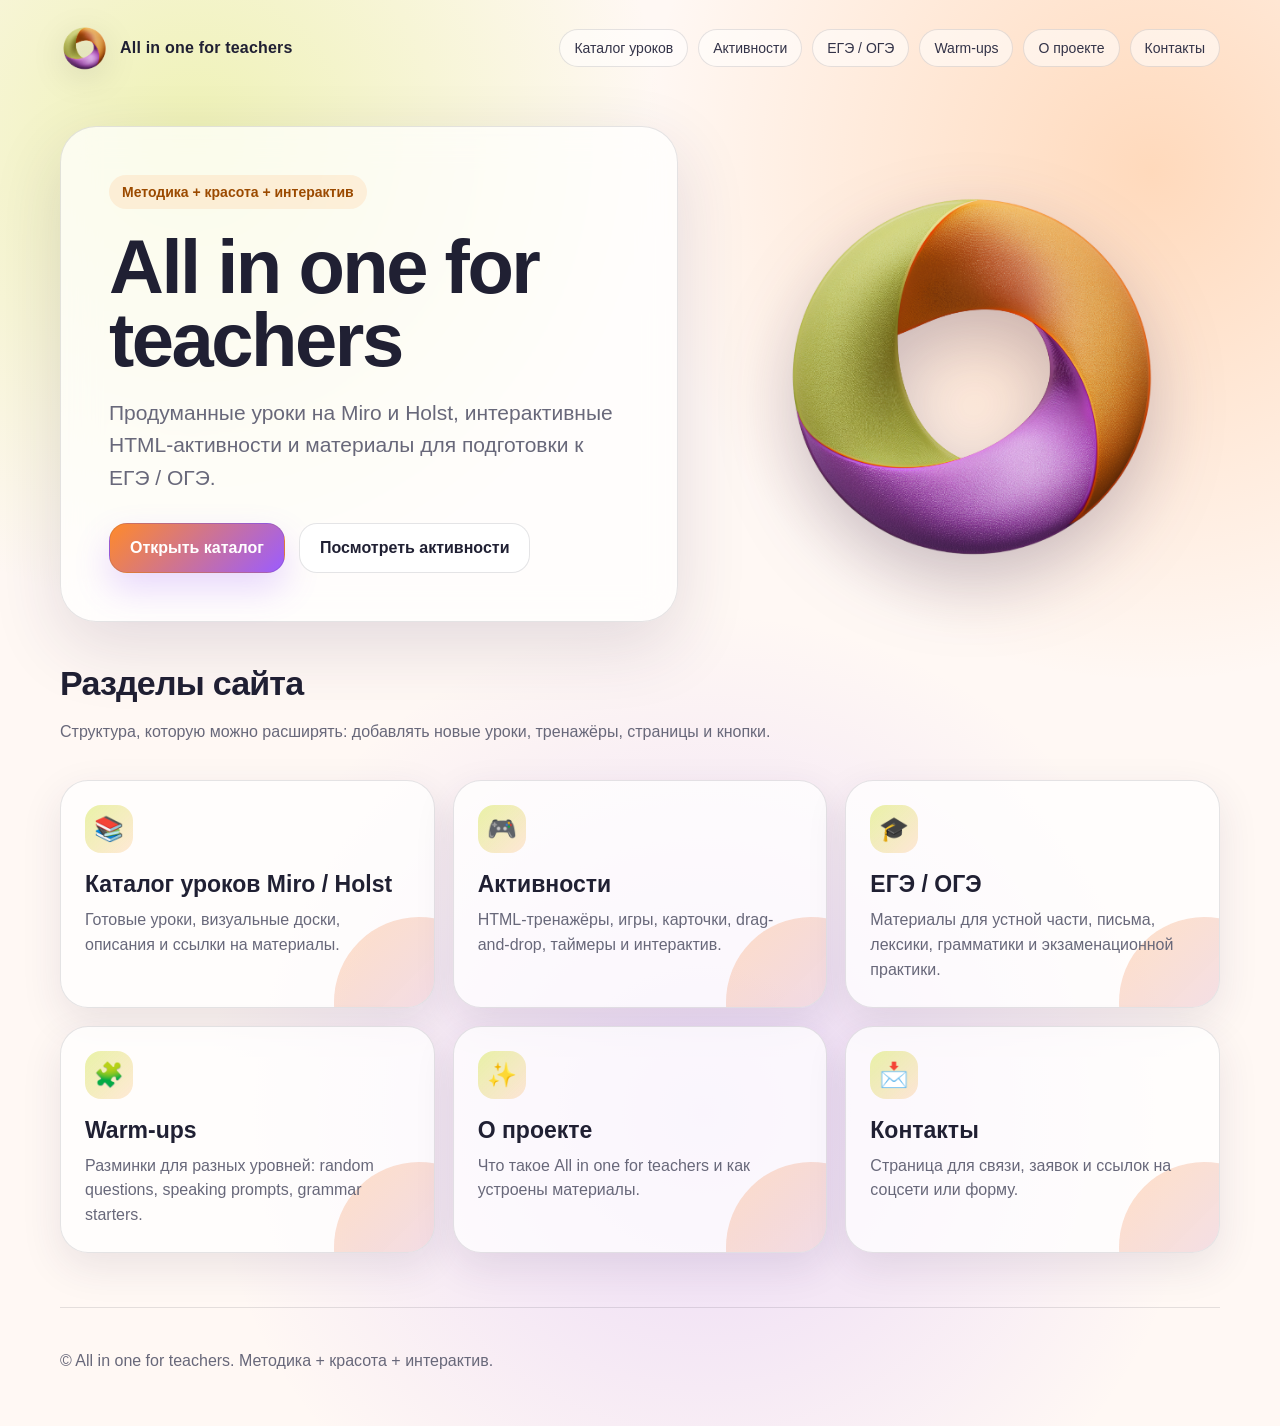
<file: index.html>
<!DOCTYPE html><html lang="ru"><head><meta charset="UTF-8"><meta name="viewport" content="width=device-width, initial-scale=1.0"><title>All in one for teachers</title><link rel="stylesheet" href="css/styles.css"></head><body><header class="site-header"><a class="brand" href="./"><img src="images/logo.png" alt="All in one logo"><span>All in one for teachers</span></a><nav class="nav"><a href="catalog/">Каталог уроков</a><a href="activities/">Активности</a><a href="exams/">ЕГЭ / ОГЭ</a><a href="warmups/">Warm-ups</a><a href="about/">О проекте</a><a href="contacts/">Контакты</a></nav></header><main><section class="hero"><div class="hero-card"><div class="badge">Методика + красота + интерактив</div><h1>All in one for teachers</h1><p class="lead">Продуманные уроки на Miro и Holst, интерактивные HTML-активности и материалы для подготовки к ЕГЭ / ОГЭ.</p><div class="hero-actions"><a class="button primary" href="catalog/">Открыть каталог</a><a class="button secondary" href="activities/">Посмотреть активности</a></div></div><div class="logo-stage"><img src="images/logo.png" alt="All in one logo"></div></section><section class="section"><div class="section-head"><div><h2>Разделы сайта</h2><p>Структура, которую можно расширять: добавлять новые уроки, тренажёры, страницы и кнопки.</p></div></div><div class="grid"><a class="tile" href="catalog/"><div class="icon">📚</div><h3>Каталог уроков Miro / Holst</h3><p>Готовые уроки, визуальные доски, описания и ссылки на материалы.</p></a><a class="tile" href="activities/"><div class="icon">🎮</div><h3>Активности</h3><p>HTML-тренажёры, игры, карточки, drag-and-drop, таймеры и интерактив.</p></a><a class="tile" href="exams/"><div class="icon">🎓</div><h3>ЕГЭ / ОГЭ</h3><p>Материалы для устной части, письма, лексики, грамматики и экзаменационной практики.</p></a><a class="tile" href="warmups/"><div class="icon">🧩</div><h3>Warm-ups</h3><p>Разминки для разных уровней: random questions, speaking prompts, grammar starters.</p></a><a class="tile" href="about/"><div class="icon">✨</div><h3>О проекте</h3><p>Что такое All in one for teachers и как устроены материалы.</p></a><a class="tile" href="contacts/"><div class="icon">📩</div><h3>Контакты</h3><p>Страница для связи, заявок и ссылок на соцсети или форму.</p></a></div></section></main><footer class="site-footer"><p>© All in one for teachers. Методика + красота + интерактив.</p></footer></body></html>
</file>
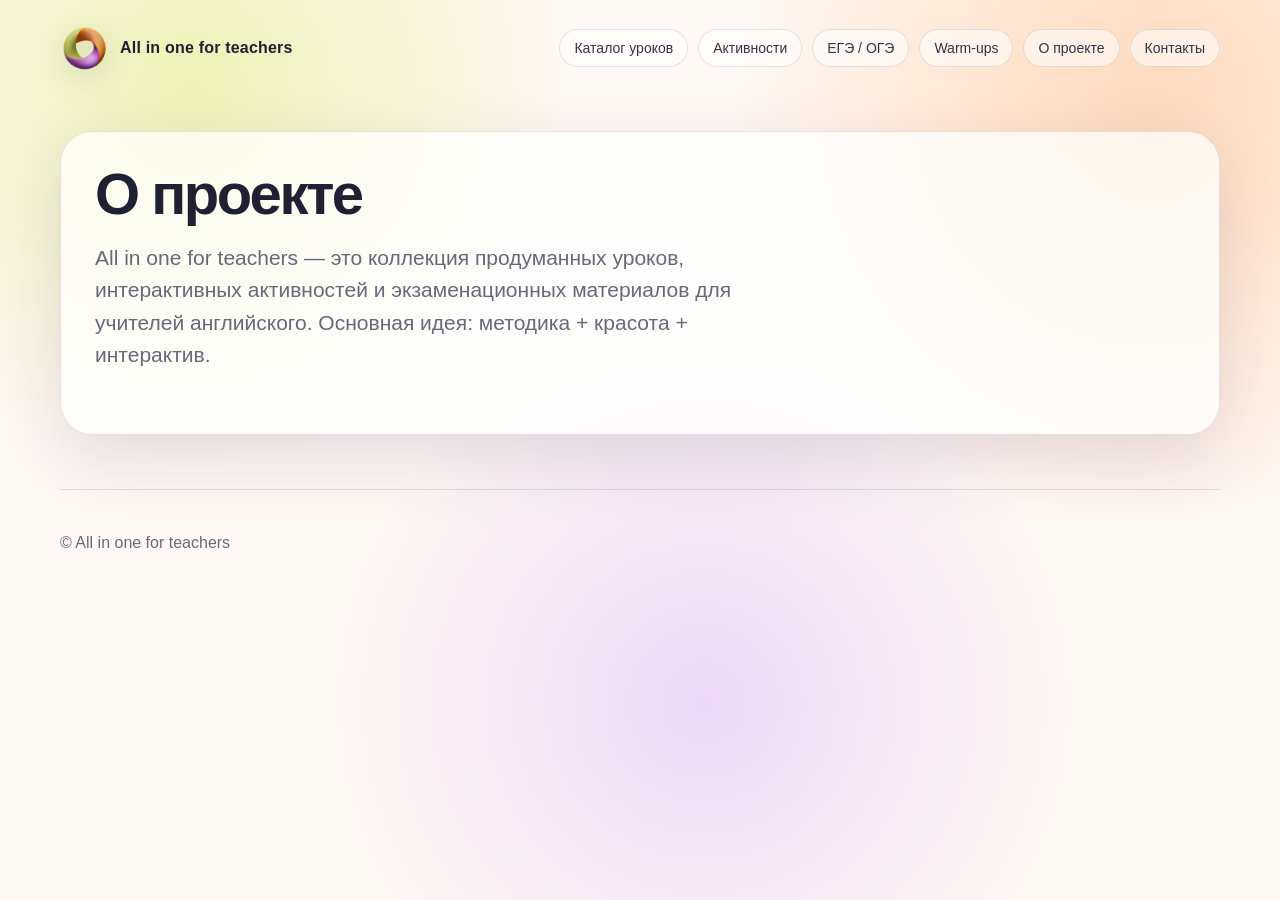
<file: about/index.html>
<!DOCTYPE html><html lang="ru"><head><meta charset="UTF-8"><meta name="viewport" content="width=device-width, initial-scale=1.0"><title>О проекте | All in one for teachers</title><link rel="stylesheet" href="../css/styles.css"></head><body><header class="site-header"><a class="brand" href="../"><img src="../images/logo.png" alt="All in one logo"><span>All in one for teachers</span></a><nav class="nav"><a href="../catalog/">Каталог уроков</a><a href="../activities/">Активности</a><a href="../exams/">ЕГЭ / ОГЭ</a><a href="../warmups/">Warm-ups</a><a href="../about/">О проекте</a><a href="../contacts/">Контакты</a></nav></header><main><section class="page-title"><h1>О проекте</h1><p class="lead">All in one for teachers — это коллекция продуманных уроков, интерактивных активностей и экзаменационных материалов для учителей английского. Основная идея: методика + красота + интерактив.</p></section><section class="section"></section></main><footer class="site-footer"><p>© All in one for teachers</p></footer></body></html>
</file>
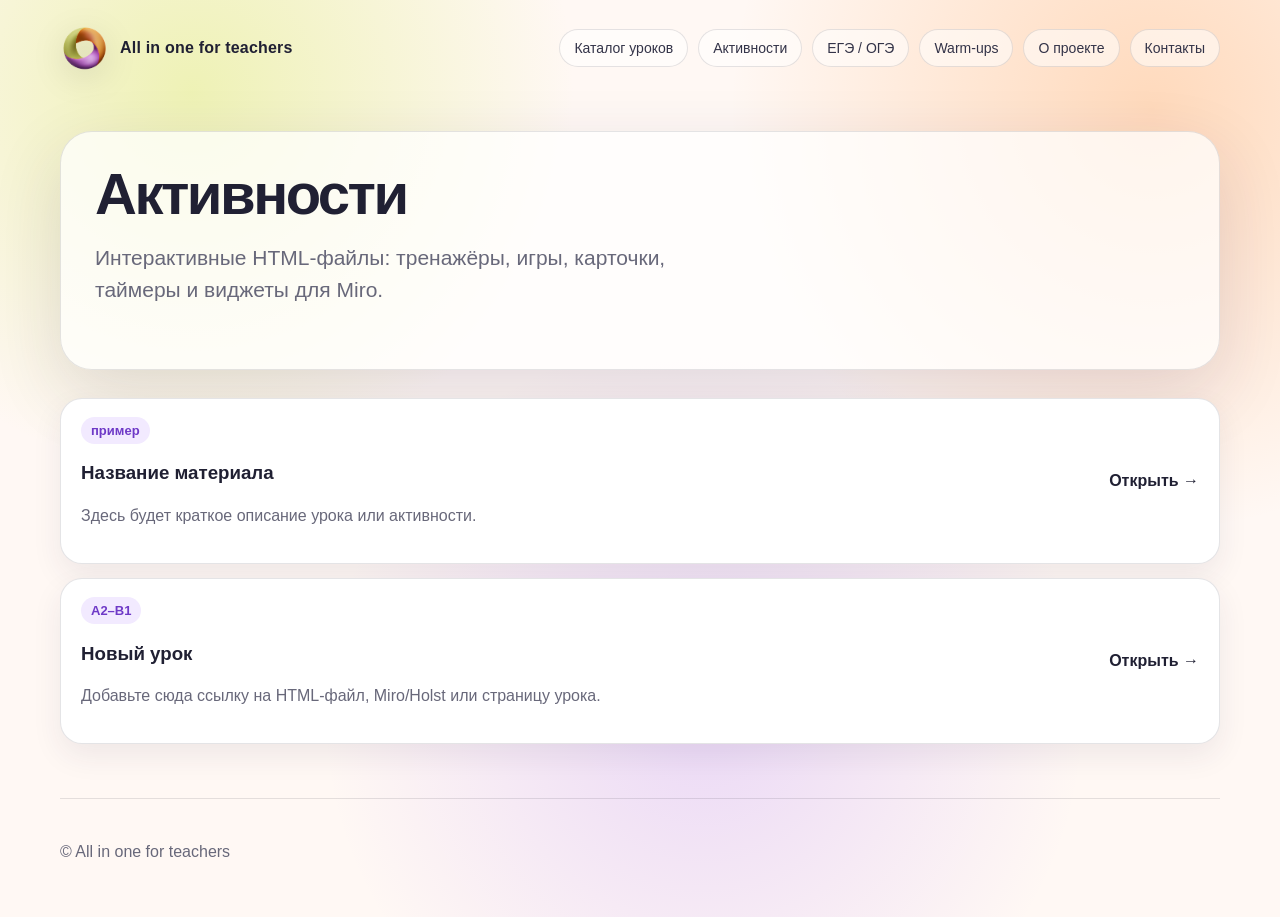
<file: activities/index.html>
<!DOCTYPE html><html lang="ru"><head><meta charset="UTF-8"><meta name="viewport" content="width=device-width, initial-scale=1.0"><title>Активности | All in one for teachers</title><link rel="stylesheet" href="../css/styles.css"></head><body><header class="site-header"><a class="brand" href="../"><img src="../images/logo.png" alt="All in one logo"><span>All in one for teachers</span></a><nav class="nav"><a href="../catalog/">Каталог уроков</a><a href="../activities/">Активности</a><a href="../exams/">ЕГЭ / ОГЭ</a><a href="../warmups/">Warm-ups</a><a href="../about/">О проекте</a><a href="../contacts/">Контакты</a></nav></header><main><section class="page-title"><h1>Активности</h1><p class="lead">Интерактивные HTML-файлы: тренажёры, игры, карточки, таймеры и виджеты для Miro.</p></section><section class="section"><div class="lesson-list"><a class="lesson-card" href="#"><div><span class="tag">пример</span><h3>Название материала</h3><p>Здесь будет краткое описание урока или активности.</p></div><strong>Открыть →</strong></a><a class="lesson-card" href="#"><div><span class="tag">A2–B1</span><h3>Новый урок</h3><p>Добавьте сюда ссылку на HTML-файл, Miro/Holst или страницу урока.</p></div><strong>Открыть →</strong></a></div></section></main><footer class="site-footer"><p>© All in one for teachers</p></footer></body></html>
</file>
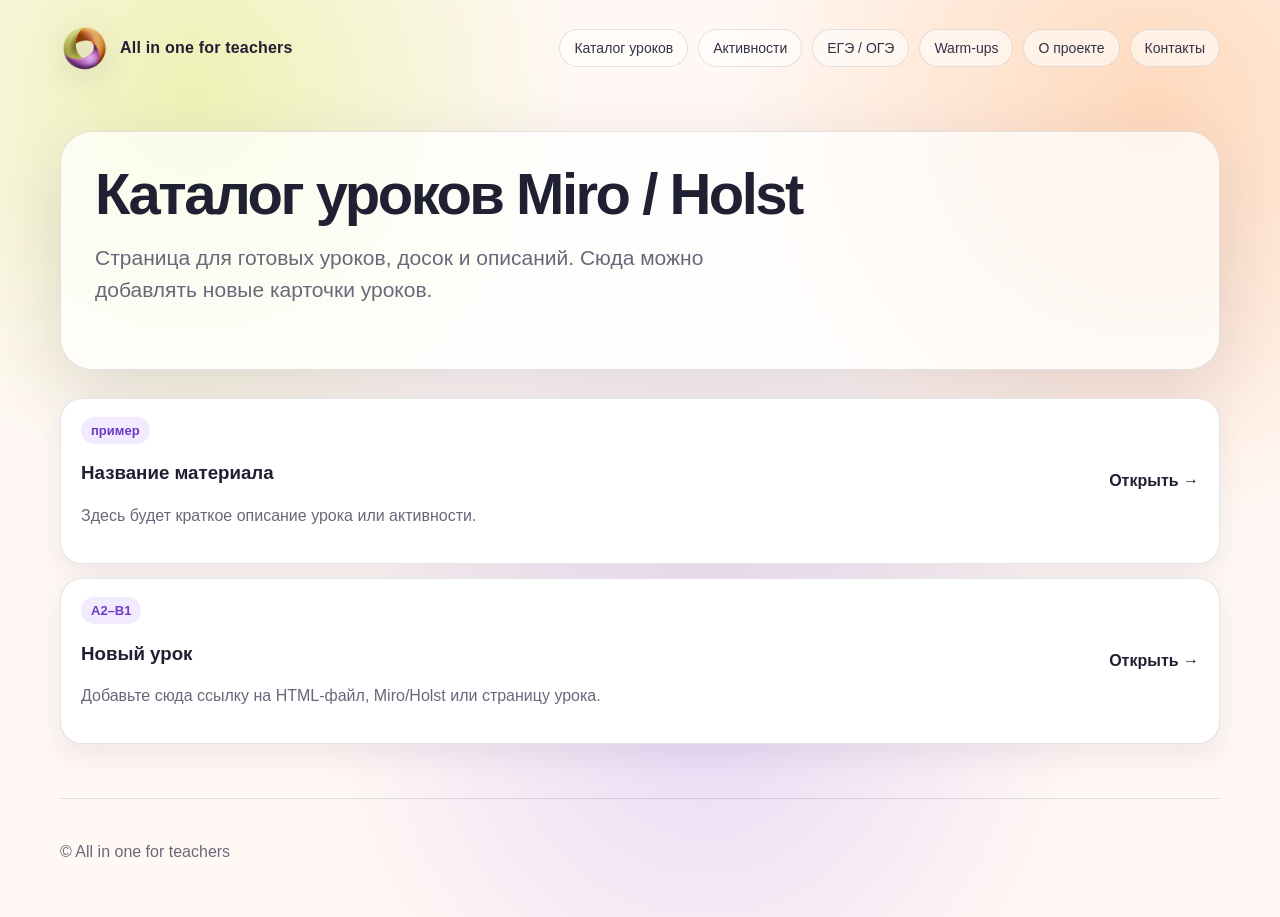
<file: catalog/index.html>
<!DOCTYPE html><html lang="ru"><head><meta charset="UTF-8"><meta name="viewport" content="width=device-width, initial-scale=1.0"><title>Каталог уроков Miro / Holst | All in one for teachers</title><link rel="stylesheet" href="../css/styles.css"></head><body><header class="site-header"><a class="brand" href="../"><img src="../images/logo.png" alt="All in one logo"><span>All in one for teachers</span></a><nav class="nav"><a href="../catalog/">Каталог уроков</a><a href="../activities/">Активности</a><a href="../exams/">ЕГЭ / ОГЭ</a><a href="../warmups/">Warm-ups</a><a href="../about/">О проекте</a><a href="../contacts/">Контакты</a></nav></header><main><section class="page-title"><h1>Каталог уроков Miro / Holst</h1><p class="lead">Страница для готовых уроков, досок и описаний. Сюда можно добавлять новые карточки уроков.</p></section><section class="section"><div class="lesson-list"><a class="lesson-card" href="#"><div><span class="tag">пример</span><h3>Название материала</h3><p>Здесь будет краткое описание урока или активности.</p></div><strong>Открыть →</strong></a><a class="lesson-card" href="#"><div><span class="tag">A2–B1</span><h3>Новый урок</h3><p>Добавьте сюда ссылку на HTML-файл, Miro/Holst или страницу урока.</p></div><strong>Открыть →</strong></a></div></section></main><footer class="site-footer"><p>© All in one for teachers</p></footer></body></html>
</file>
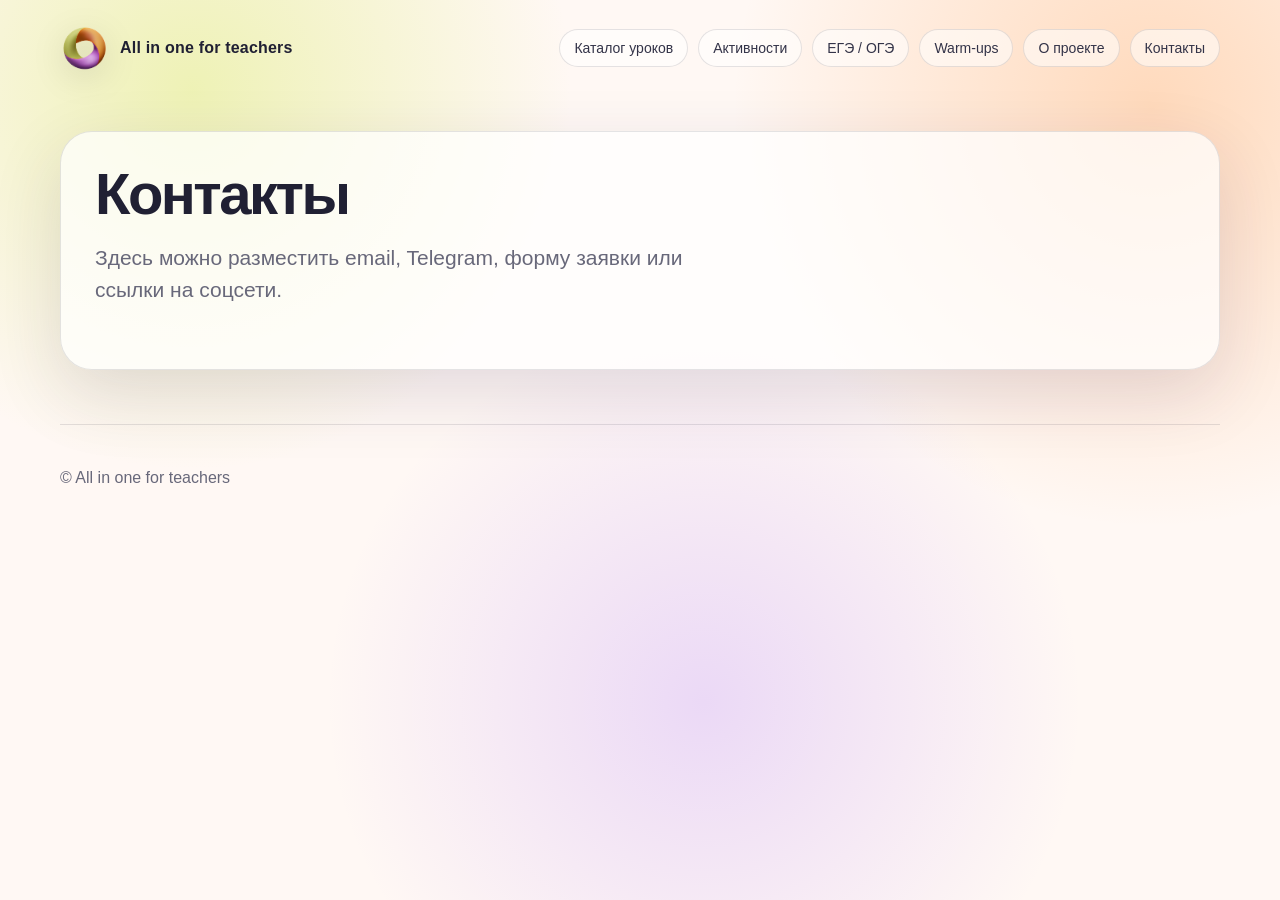
<file: contacts/index.html>
<!DOCTYPE html><html lang="ru"><head><meta charset="UTF-8"><meta name="viewport" content="width=device-width, initial-scale=1.0"><title>Контакты | All in one for teachers</title><link rel="stylesheet" href="../css/styles.css"></head><body><header class="site-header"><a class="brand" href="../"><img src="../images/logo.png" alt="All in one logo"><span>All in one for teachers</span></a><nav class="nav"><a href="../catalog/">Каталог уроков</a><a href="../activities/">Активности</a><a href="../exams/">ЕГЭ / ОГЭ</a><a href="../warmups/">Warm-ups</a><a href="../about/">О проекте</a><a href="../contacts/">Контакты</a></nav></header><main><section class="page-title"><h1>Контакты</h1><p class="lead">Здесь можно разместить email, Telegram, форму заявки или ссылки на соцсети.</p></section><section class="section"></section></main><footer class="site-footer"><p>© All in one for teachers</p></footer></body></html>
</file>
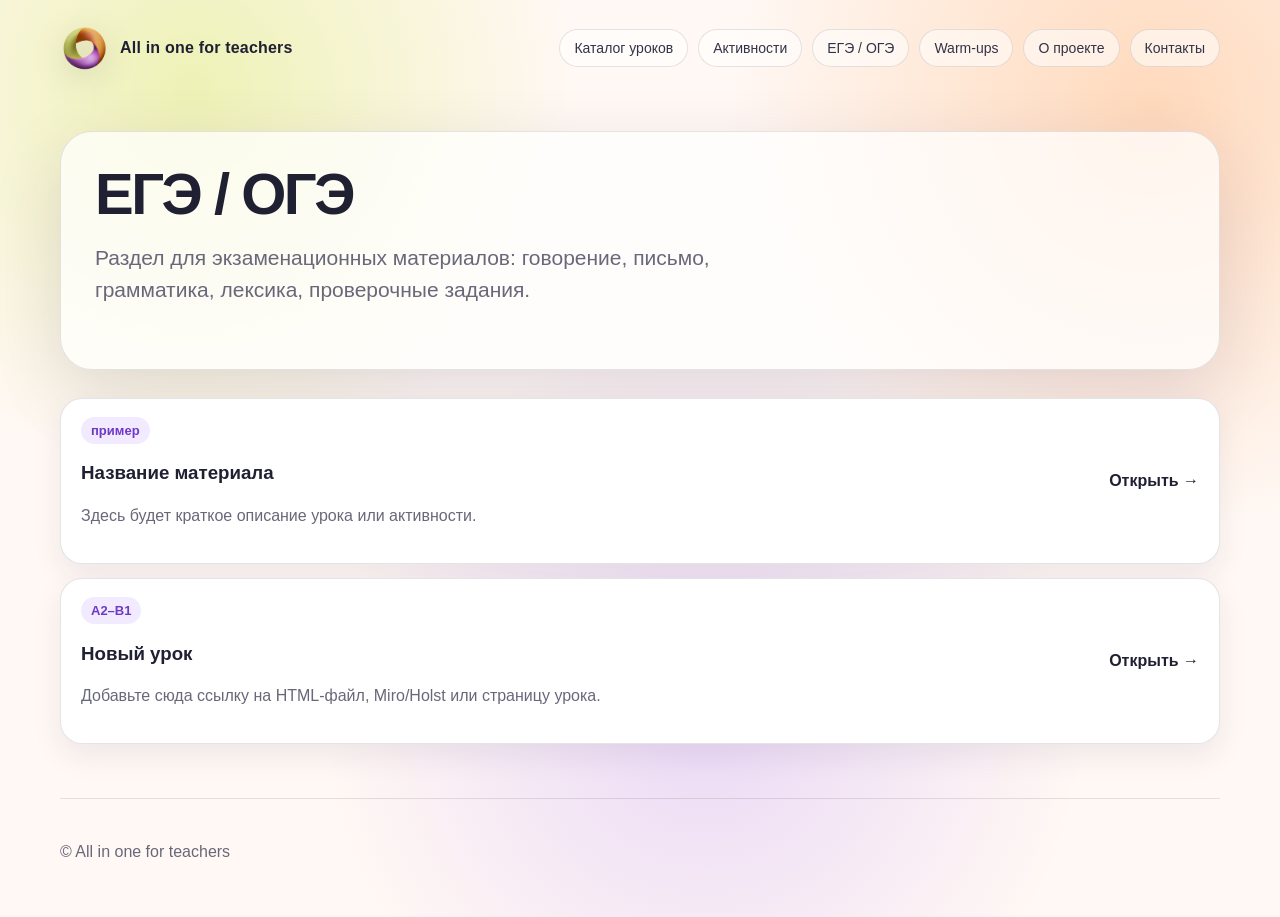
<file: exams/index.html>
<!DOCTYPE html><html lang="ru"><head><meta charset="UTF-8"><meta name="viewport" content="width=device-width, initial-scale=1.0"><title>ЕГЭ / ОГЭ | All in one for teachers</title><link rel="stylesheet" href="../css/styles.css"></head><body><header class="site-header"><a class="brand" href="../"><img src="../images/logo.png" alt="All in one logo"><span>All in one for teachers</span></a><nav class="nav"><a href="../catalog/">Каталог уроков</a><a href="../activities/">Активности</a><a href="../exams/">ЕГЭ / ОГЭ</a><a href="../warmups/">Warm-ups</a><a href="../about/">О проекте</a><a href="../contacts/">Контакты</a></nav></header><main><section class="page-title"><h1>ЕГЭ / ОГЭ</h1><p class="lead">Раздел для экзаменационных материалов: говорение, письмо, грамматика, лексика, проверочные задания.</p></section><section class="section"><div class="lesson-list"><a class="lesson-card" href="#"><div><span class="tag">пример</span><h3>Название материала</h3><p>Здесь будет краткое описание урока или активности.</p></div><strong>Открыть →</strong></a><a class="lesson-card" href="#"><div><span class="tag">A2–B1</span><h3>Новый урок</h3><p>Добавьте сюда ссылку на HTML-файл, Miro/Holst или страницу урока.</p></div><strong>Открыть →</strong></a></div></section></main><footer class="site-footer"><p>© All in one for teachers</p></footer></body></html>
</file>
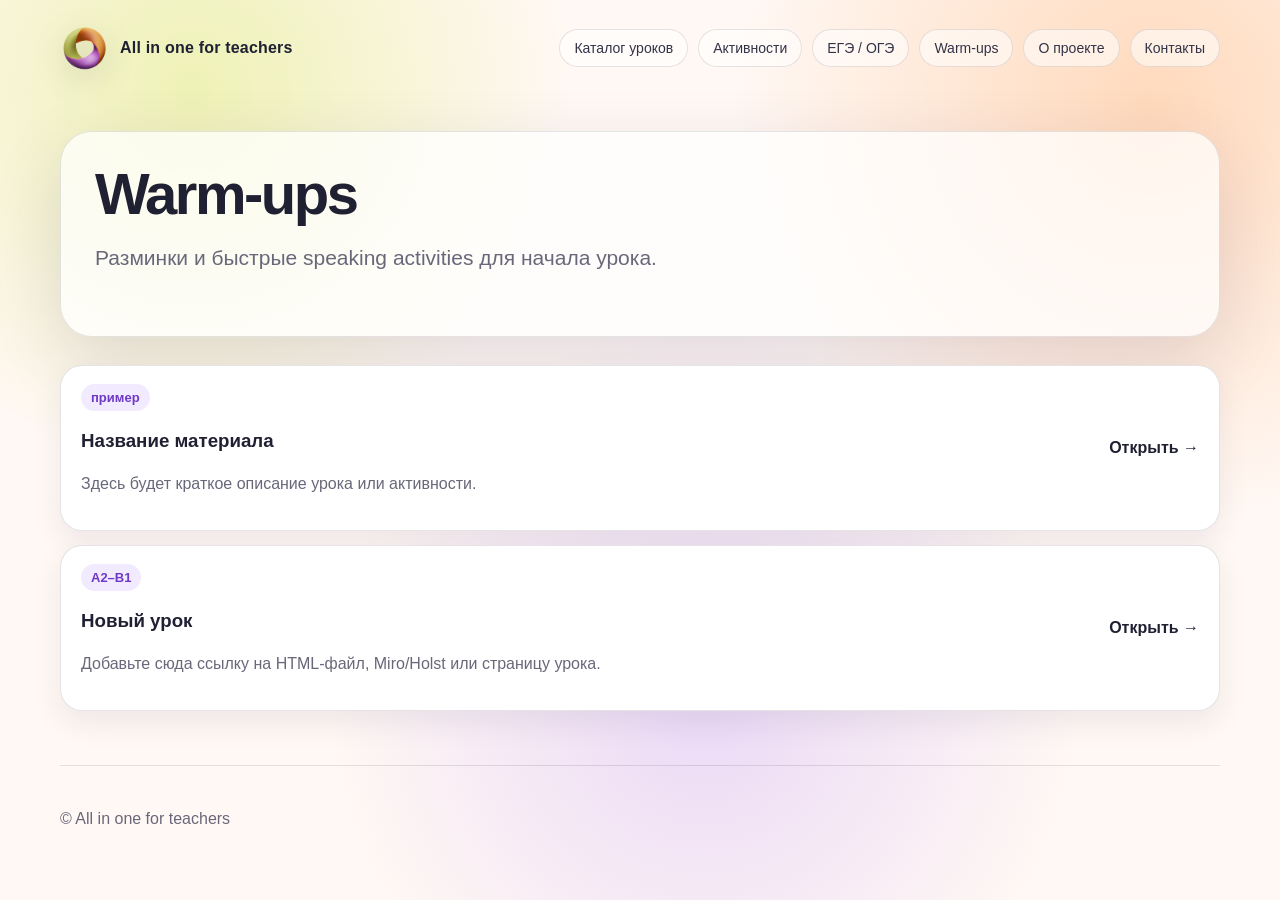
<file: warmups/index.html>
<!DOCTYPE html><html lang="ru"><head><meta charset="UTF-8"><meta name="viewport" content="width=device-width, initial-scale=1.0"><title>Warm-ups | All in one for teachers</title><link rel="stylesheet" href="../css/styles.css"></head><body><header class="site-header"><a class="brand" href="../"><img src="../images/logo.png" alt="All in one logo"><span>All in one for teachers</span></a><nav class="nav"><a href="../catalog/">Каталог уроков</a><a href="../activities/">Активности</a><a href="../exams/">ЕГЭ / ОГЭ</a><a href="../warmups/">Warm-ups</a><a href="../about/">О проекте</a><a href="../contacts/">Контакты</a></nav></header><main><section class="page-title"><h1>Warm-ups</h1><p class="lead">Разминки и быстрые speaking activities для начала урока.</p></section><section class="section"><div class="lesson-list"><a class="lesson-card" href="#"><div><span class="tag">пример</span><h3>Название материала</h3><p>Здесь будет краткое описание урока или активности.</p></div><strong>Открыть →</strong></a><a class="lesson-card" href="#"><div><span class="tag">A2–B1</span><h3>Новый урок</h3><p>Добавьте сюда ссылку на HTML-файл, Miro/Holst или страницу урока.</p></div><strong>Открыть →</strong></a></div></section></main><footer class="site-footer"><p>© All in one for teachers</p></footer></body></html>
</file>
<file: css/styles.css>
:root{--bg:#fff8f4;--ink:#202033;--muted:#68687a;--orange:#ff8a2a;--violet:#9b5cff;--lime:#d7e95f;--card:rgba(255,255,255,.72);--stroke:rgba(32,32,51,.12);--shadow:0 24px 70px rgba(56,38,82,.14)}*{box-sizing:border-box}body{margin:0;font-family:Inter,Arial,sans-serif;color:var(--ink);background:radial-gradient(circle at 15% 10%,rgba(215,233,95,.42),transparent 28%),radial-gradient(circle at 90% 12%,rgba(255,138,42,.28),transparent 30%),radial-gradient(circle at 55% 78%,rgba(155,92,255,.20),transparent 38%),var(--bg);min-height:100vh}a{color:inherit;text-decoration:none}.site-header{width:min(1160px,calc(100% - 40px));margin:0 auto;padding:24px 0;display:flex;align-items:center;justify-content:space-between;gap:20px}.brand{display:flex;align-items:center;gap:12px;font-weight:800;letter-spacing:.2px}.brand img{width:48px;height:48px;object-fit:contain;filter:drop-shadow(0 8px 16px rgba(0,0,0,.12));animation:spinLogo 14s linear infinite}@keyframes spinLogo{from{transform:rotate(0deg)}to{transform:rotate(360deg)}}.nav{display:flex;gap:10px;flex-wrap:wrap;justify-content:flex-end}.nav a{padding:10px 14px;border:1px solid var(--stroke);background:rgba(255,255,255,.55);border-radius:999px;font-size:14px;color:#333348;transition:.2s ease}.nav a:hover{transform:translateY(-2px);background:white;box-shadow:0 10px 24px rgba(32,32,51,.08)}.hero{width:min(1160px,calc(100% - 40px));margin:30px auto 42px;display:grid;grid-template-columns:1.1fr .9fr;align-items:center;gap:36px}.hero-card{background:var(--card);border:1px solid var(--stroke);border-radius:36px;padding:48px;box-shadow:var(--shadow);backdrop-filter:blur(18px)}.badge{display:inline-flex;align-items:center;gap:8px;padding:9px 13px;border-radius:999px;background:rgba(255,138,42,.12);color:#9b4a00;font-weight:700;font-size:14px;margin-bottom:22px}h1{font-size:clamp(42px,6vw,76px);line-height:.96;margin:0 0 20px;letter-spacing:-2.5px}.lead{font-size:21px;line-height:1.55;color:var(--muted);max-width:640px;margin:0 0 28px}.hero-actions{display:flex;gap:14px;flex-wrap:wrap}.button{display:inline-flex;align-items:center;justify-content:center;padding:15px 20px;border-radius:18px;font-weight:800;border:1px solid var(--stroke);transition:.2s ease}.button.primary{background:linear-gradient(135deg,var(--orange),var(--violet));color:white;box-shadow:0 16px 35px rgba(155,92,255,.23)}.button.secondary{background:white}.button:hover{transform:translateY(-3px)}.logo-stage{display:flex;justify-content:center;align-items:center;min-height:430px}.logo-stage img{width:min(410px,85vw);filter:drop-shadow(0 28px 35px rgba(56,38,82,.26));animation:floatLogo 5s ease-in-out infinite}@keyframes floatLogo{0%,100%{transform:translateY(0)}50%{transform:translateY(-16px)}}.section{width:min(1160px,calc(100% - 40px));margin:0 auto 54px}.section-head{display:flex;align-items:end;justify-content:space-between;gap:20px;margin-bottom:20px}h2{font-size:34px;margin:0;letter-spacing:-.8px}.section p{color:var(--muted);line-height:1.6}.grid{display:grid;grid-template-columns:repeat(3,1fr);gap:18px}.tile{min-height:190px;border-radius:28px;padding:24px;background:rgba(255,255,255,.74);border:1px solid var(--stroke);box-shadow:0 14px 40px rgba(56,38,82,.10);transition:.22s ease;position:relative;overflow:hidden}.tile::after{content:"";position:absolute;width:170px;height:170px;border-radius:50%;right:-70px;bottom:-80px;background:linear-gradient(135deg,rgba(255,138,42,.26),rgba(155,92,255,.20))}.tile:hover{transform:translateY(-6px);box-shadow:0 20px 55px rgba(56,38,82,.16)}.icon{width:48px;height:48px;display:grid;place-items:center;font-size:24px;border-radius:16px;background:linear-gradient(135deg,rgba(215,233,95,.55),rgba(255,138,42,.18));margin-bottom:18px}.tile h3{font-size:23px;margin:0 0 10px}.tile p{margin:0;color:var(--muted);line-height:1.55;position:relative;z-index:2}.page-title{width:min(1160px,calc(100% - 40px));margin:35px auto 28px;padding:34px;background:rgba(255,255,255,.72);border:1px solid var(--stroke);border-radius:32px;box-shadow:var(--shadow)}.page-title h1{font-size:clamp(38px,5vw,58px)}.lesson-list{display:grid;gap:14px}.lesson-card{display:flex;justify-content:space-between;gap:16px;align-items:center;background:white;border:1px solid var(--stroke);border-radius:22px;padding:18px 20px;box-shadow:0 12px 30px rgba(56,38,82,.08)}.tag{display:inline-block;padding:6px 10px;border-radius:999px;background:#f2eaff;color:#6e39c7;font-size:13px;font-weight:800}.site-footer{width:min(1160px,calc(100% - 40px));margin:40px auto 0;padding:28px 0 40px;color:var(--muted);border-top:1px solid var(--stroke)}@media(max-width:900px){.hero{grid-template-columns:1fr}.logo-stage{min-height:auto}.grid{grid-template-columns:1fr 1fr}.site-header{align-items:flex-start;flex-direction:column}}@media(max-width:620px){.grid{grid-template-columns:1fr}.hero-card{padding:30px}.lesson-card{align-items:flex-start;flex-direction:column}}
</file>
